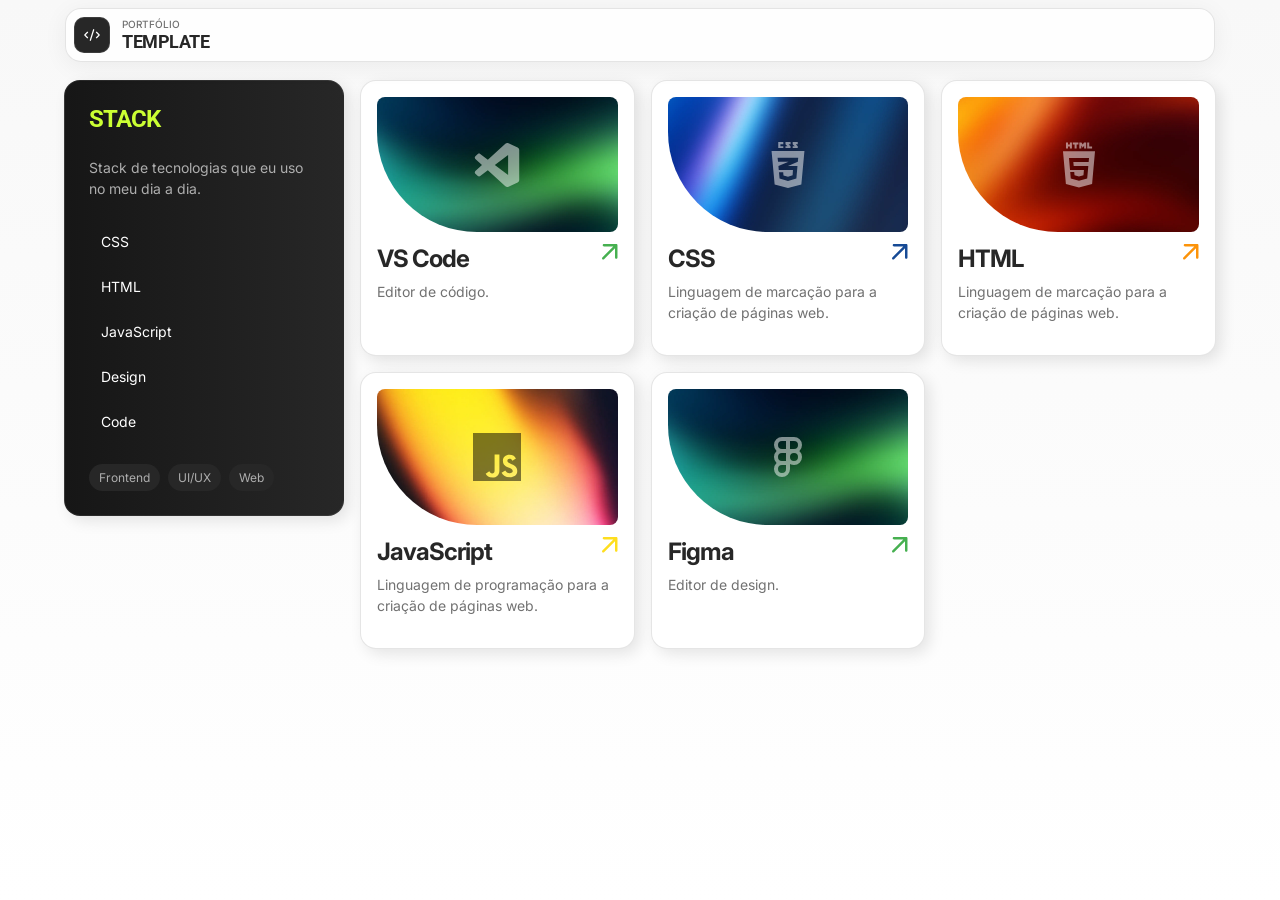
<file: index.html>
<html lang="pt-br">

<head>
  <meta charset="UTF-8">
  <meta name="viewport" content="width=device-width, initial-scale=1.0">
  <link rel="stylesheet" href="./style.css">
  <title>Template</title>
</head>

<body>

  <header class="header">
    <div class="header-inner">
      <div class="header-brand">
        <span class="header-icon">
          <img src="./icons/code.svg" alt="">
        </span>
        <div class="header-text">
          <span class="header-label">Portfólio</span>
          <h1>Template</h1>
        </div>
      </div>
    </div>
  </header>

  <section class="content bg" id="stack">
    <aside class="sidebar">
      <h1>Stack</h1>
      <p>Stack de tecnologias que eu uso no meu dia a dia.</p>
      <nav class="sidebar-nav">
        <a href="#">CSS</a>
        <a href="#">HTML</a>
        <a href="#">JavaScript</a>
        <a href="#">Design</a>
        <a href="#">Code</a>
      </nav>
      <div class="sidebar-tags">
        <span>Frontend</span>
        <span>UI/UX</span>
        <span>Web</span>
      </div>
    </aside>



    <div class="cards">

      <a href="./pages/vscode.html" class="card">
        <div class="imagem-card">
          <img class="card-logo" src="./imgs/green.webp" alt="imagem decoração">
          <span class="icone"><img src="./icons/vscode.svg" alt=""></span>
        </div>
        <div class="descricao">
          <h1>VS Code</h1>
          <span><img src="./icons/arrow-green.svg" alt=""></span>
        </div>
        <p>Editor de código.</p>
      </a>

      <a href="./pages/css.html" class="card">
        <div class="imagem-card">
          <img class="card-logo" src="./imgs/blue.webp" alt="imagem decoração">
          <span class="icone"><img src="./icons/css.svg" alt=""></span>
        </div>
        <div class="descricao">
          <h1>CSS</h1>
          <span><img src="./icons/arrow-blue.svg" alt=""></span>
        </div>
        <p>Linguagem de marcação para a criação de páginas web.</p>
      </a>

      <a href="./pages/html.html" class="card">
        <div class="imagem-card">
          <img class="card-logo" src="./imgs/orange.webp" alt="imagem decoração">
          <span class="icone"><img src="./icons/html.svg" alt=""></span>
        </div>
        <div class="descricao">
          <h1>HTML</h1>
          <span><img src="./icons/arrow-orange.svg" alt=""></span>
        </div>
        <p>Linguagem de marcação para a criação de páginas web.</p>
      </a>

      <div class="card">
        <div class="imagem-card">
          <img class="card-logo" src="./imgs/yellow.webp" alt="imagem decoração">
          <span class="icone"><img src="./icons/js.svg" alt=""></span>
        </div>
        <div class="descricao">
          <h1>JavaScript</h1>
          <span><img src="./icons/arrow-yellow.svg" alt=""></span>
        </div>
        <p>Linguagem de programação para a criação de páginas web.</p>
      </div>

      <div class="card">
        <div class="imagem-card">
          <img class="card-logo" src="./imgs/green.webp" alt="imagem decoração">
          <span class="icone"><img src="./icons/figma.svg" alt=""></span>
        </div>
        <div class="descricao">
          <h1>Figma</h1>
          <span><img src="./icons/arrow-green.svg" alt=""></span>
        </div>
        <p>Editor de design.</p>
      </div>

    </div>
  </section>

</body>

</html>
</file>
<file: style.css>
@import url(css/body.css);
@import url(css/cards.css);
@import url(css/color.css);
@import url(css/grid.css);
@import url(css/header.css);
@import url(css/font.css);
@import url(css/sidebar.css);
@import url(css/botoes.css);
@import url(./styles-pages/geral.css);
@import url(./styles-pages/code.css);
</file>
